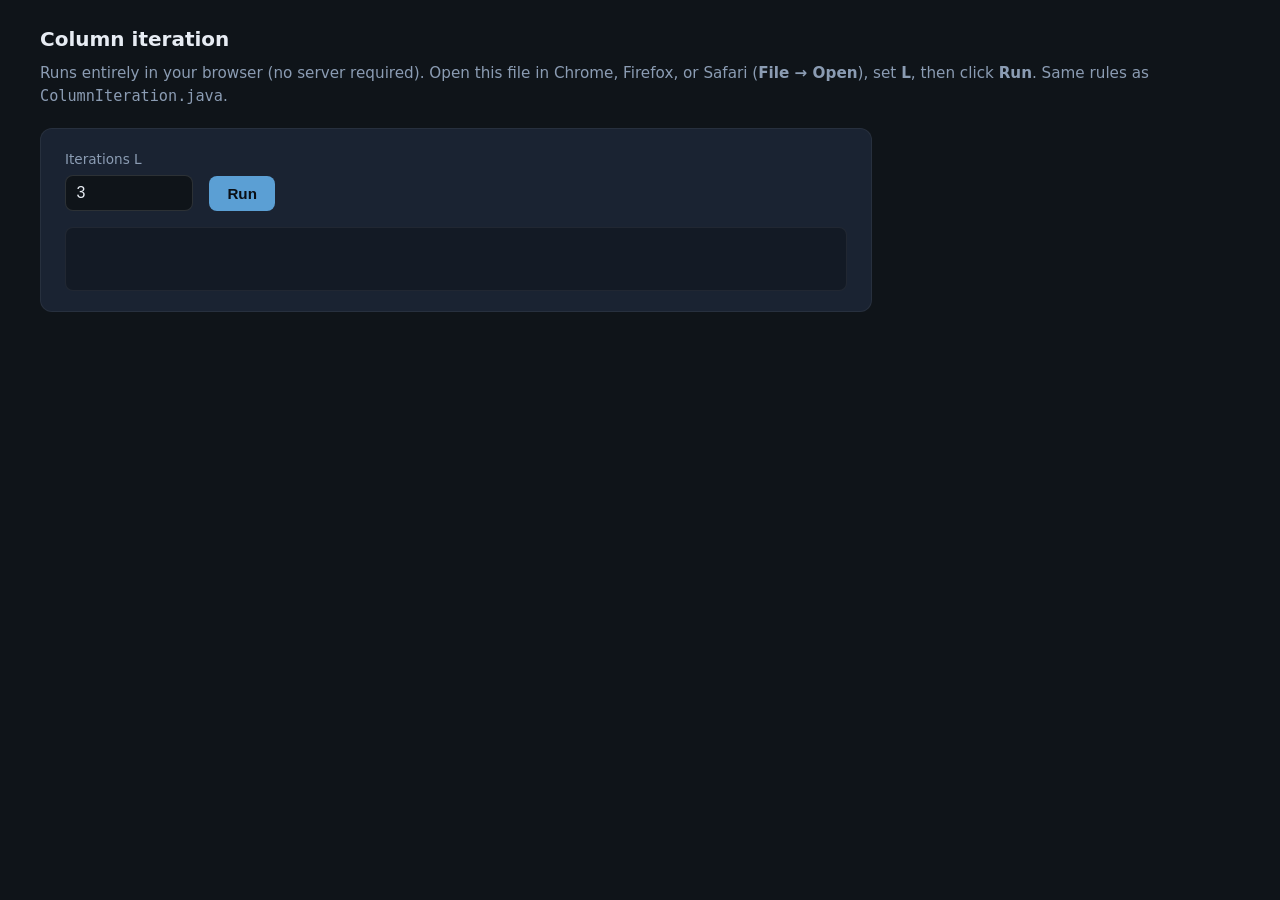
<file: index.html>
<!DOCTYPE html>
<html lang="en">
<head>
  <meta charset="UTF-8" />
  <meta name="viewport" content="width=device-width, initial-scale=1" />
  <title>Column iteration (Z1–Z16)</title>
  <style>
    :root {
      --bg: #0f1419;
      --panel: #1a2332;
      --text: #e7ecf3;
      --muted: #8b9cb3;
      --accent: #5b9fd4;
      --ok: #7bc96f;
      --warn: #e5c07b;
    }
    * { box-sizing: border-box; }
    body {
      margin: 0;
      min-height: 100vh;
      font-family: system-ui, -apple-system, Segoe UI, Roboto, sans-serif;
      background: var(--bg);
      color: var(--text);
      line-height: 1.5;
      padding: 1.5rem clamp(1rem, 4vw, 2.5rem);
    }
    h1 { font-size: 1.25rem; font-weight: 600; margin: 0 0 0.5rem; }
    p.lead { color: var(--muted); margin: 0 0 1.25rem; font-size: 0.95rem; }
    .card {
      background: var(--panel);
      border-radius: 12px;
      padding: 1.25rem 1.5rem;
      max-width: 52rem;
      border: 1px solid rgba(255,255,255,0.06);
    }
    .row { display: flex; flex-wrap: wrap; gap: 0.75rem 1rem; align-items: flex-end; margin-bottom: 1rem; }
    label { display: flex; flex-direction: column; gap: 0.35rem; font-size: 0.85rem; color: var(--muted); }
    input[type="number"] {
      width: 8rem;
      padding: 0.5rem 0.65rem;
      border-radius: 8px;
      border: 1px solid rgba(255,255,255,0.12);
      background: var(--bg);
      color: var(--text);
      font-size: 1rem;
    }
    button {
      padding: 0.55rem 1.15rem;
      border-radius: 8px;
      border: none;
      background: var(--accent);
      color: #0a0e14;
      font-weight: 600;
      font-size: 0.95rem;
      cursor: pointer;
    }
    button:hover { filter: brightness(1.08); }
    button:active { transform: scale(0.98); }
    #out {
      margin-top: 1rem;
      font-family: ui-monospace, SFMono-Regular, Menlo, Consolas, monospace;
      font-size: 0.82rem;
      white-space: pre-wrap;
      color: var(--text);
      background: rgba(0,0,0,0.25);
      border-radius: 8px;
      padding: 1rem 1.1rem;
      min-height: 4rem;
      border: 1px solid rgba(255,255,255,0.06);
    }
    .iter-title { color: var(--warn); margin-top: 1rem; }
    .end { color: var(--ok); margin-top: 0.75rem; font-weight: 600; }
    #out.err { color: #f87171; }
  </style>
</head>
<body>
  <h1>Column iteration</h1>
  <p class="lead">Runs entirely in your browser (no server required). Open this file in Chrome, Firefox, or Safari (<strong>File → Open</strong>), set <strong>L</strong>, then click <strong>Run</strong>. Same rules as <code>ColumnIteration.java</code>.</p>

  <div class="card">
    <div class="row">
      <label>
        Iterations L
        <input type="number" id="lInput" min="1" max="2000" value="3" />
      </label>
      <button type="button" id="runBtn">Run</button>
    </div>
    <div id="out" aria-live="polite"></div>
  </div>

  <script>
(function () {
  const Z = [
    [0,0,0,0], [1,0,1,0], [0,1,0,0], [1,0,0,1],
    [1,1,1,0], [1,1,0,1], [1,0,0,0], [1,1,0,0],
    [0,0,1,1], [0,0,0,1], [1,0,1,1], [0,1,1,1],
    [0,1,1,0], [0,0,1,0], [0,1,0,1], [1,1,1,1]
  ]; // X=0 Y=1

  function sym(b) { return b ? 'Y' : 'X'; }

  function add(a, b) { return a === b ? 1 : 0; }

  function addCols(a, b) {
    return [0,1,2,3].map(i => add(a[i], b[i]));
  }

  /** Left-associative: ((a+b)+c)+d — matches Java. */
  function addCols4(a, b, c, d) {
    return addCols(addCols(addCols(a, b), c), d);
  }

  function equalsCol(a, b) {
    return a[0]===b[0] && a[1]===b[1] && a[2]===b[2] && a[3]===b[3];
  }

  function matchCount(a, b) {
    let n = 0;
    for (let i = 0; i < 4; i++) if (a[i] === b[i]) n++;
    return n;
  }

  function rowString(c0, c1, c2, c3) {
    let s = '';
    for (let r = 0; r < 4; r++) {
      s += sym(c0[r]) + ' ' + sym(c1[r]) + ' ' + sym(c2[r]) + ' ' + sym(c3[r]) + '\n';
    }
    return s;
  }

  function formatCol(c) {
    return c.map(sym).join('\n');
  }

  function copy(arr) { return arr.slice(); }

  /** C1→C5, C2→C6, C3→C7, C4→C8 (same as Java). */
  function copyC5toC8(c1, c2, c3, c4) {
    return {
      c5: copy(c1),
      c6: copy(c2),
      c7: copy(c3),
      c8: copy(c4)
    };
  }

  function printAllC(cAll, lines) {
    lines.push('C1 .. C16 (each column top to bottom):');
    for (let i = 0; i < 16; i++) {
      lines.push('C' + (i + 1) + ':');
      lines.push(formatCol(cAll[i]));
    }
  }

  function pickFourDistinct() {
    const idx = Array.from({ length: 16 }, (_, i) => i);
    for (let i = idx.length - 1; i > 0; i--) {
      const j = Math.floor(Math.random() * (i + 1));
      [idx[i], idx[j]] = [idx[j], idx[i]];
    }
    return [
      copy(Z[idx[0]]),
      copy(Z[idx[1]]),
      copy(Z[idx[2]]),
      copy(Z[idx[3]])
    ];
  }

  function runIteration(iter) {
    let lines = [];
    lines.push('\n--- Iteration ' + iter + ' ---');

    while (true) {
      const [c1, c2, c3, c4] = pickFourDistinct();
      lines.push('C4  C3  C2  C1');
      lines.push(rowString(c4, c3, c2, c1).trimEnd());

      const { c5, c6, c7, c8 } = copyC5toC8(c1, c2, c3, c4);
      const c9 = addCols(c1, c2);
      const c10 = addCols(c3, c4);
      const c11 = addCols(c5, c6);
      const c12 = addCols(c7, c8);
      const c13 = addCols(c9, c10);
      const c14 = addCols(c11, c12);
      const c15 = addCols(c13, c14);
      const c16 = addCols(c15, c1);
      const cAll = [c1,c2,c3,c4,c5,c6,c7,c8,c9,c10,c11,c12,c13,c14,c15,c16];

      lines.push('C8 C7 C6 C5');
      lines.push(rowString(c8, c7, c6, c5).trimEnd());

      printAllC(cAll, lines);

      if (equalsCol(c15, Z[0]) || equalsCol(c15, Z[6]) || equalsCol(c15, Z[10])) {
        lines.push('C15 equals Z1, Z7, or Z11 — go to START.');
        continue;
      }

      const c17 = addCols4(c1, c4, c7, c8);
      const c20 = addCols4(c3, c7, c11, c15);

      const c20Special =
        equalsCol(c20, Z[0]) || equalsCol(c20, Z[5]) ||
        equalsCol(c20, Z[9]) || equalsCol(c20, Z[14]);

      if (!c20Special) {
        lines.push('C20 = Nil');
        return lines.join('\n');
      }
      lines.push('C20:');
      lines.push(formatCol(c20));

      const strong = [];
      for (let i = 0; i < 16; i++) {
        if (matchCount(c17, cAll[i]) >= 4) strong.push(i + 1);
      }
      if (strong.length) {
        lines.push('Iteration ' + iter + ' — C17 agrees with C' + JSON.stringify(strong) + ' in four or more positions (row-wise).');
        lines.push('C17:');
        lines.push(formatCol(c17));
        for (const k of strong) {
          lines.push('C' + k + ' (match):');
          lines.push(formatCol(cAll[k - 1]));
        }
      }
      return lines.join('\n');
    }
  }

  function run() {
    const raw = document.getElementById('lInput').value;
    const L = parseInt(raw, 10);
    const out = document.getElementById('out');
    if (!Number.isFinite(L) || L < 1 || L > 2000) {
      out.textContent = 'Enter L between 1 and 2000.';
      out.classList.add('err');
      return;
    }
    out.classList.remove('err');
    let buf = 'Number of iterations L = ' + L + '\n';
    for (let iter = 1; iter <= L; iter++) {
      buf += runIteration(iter);
    }
    buf += '\nEND.';
    out.textContent = buf;
  }

  document.getElementById('runBtn').addEventListener('click', run);
})();
  </script>
</body>
</html>
</file>
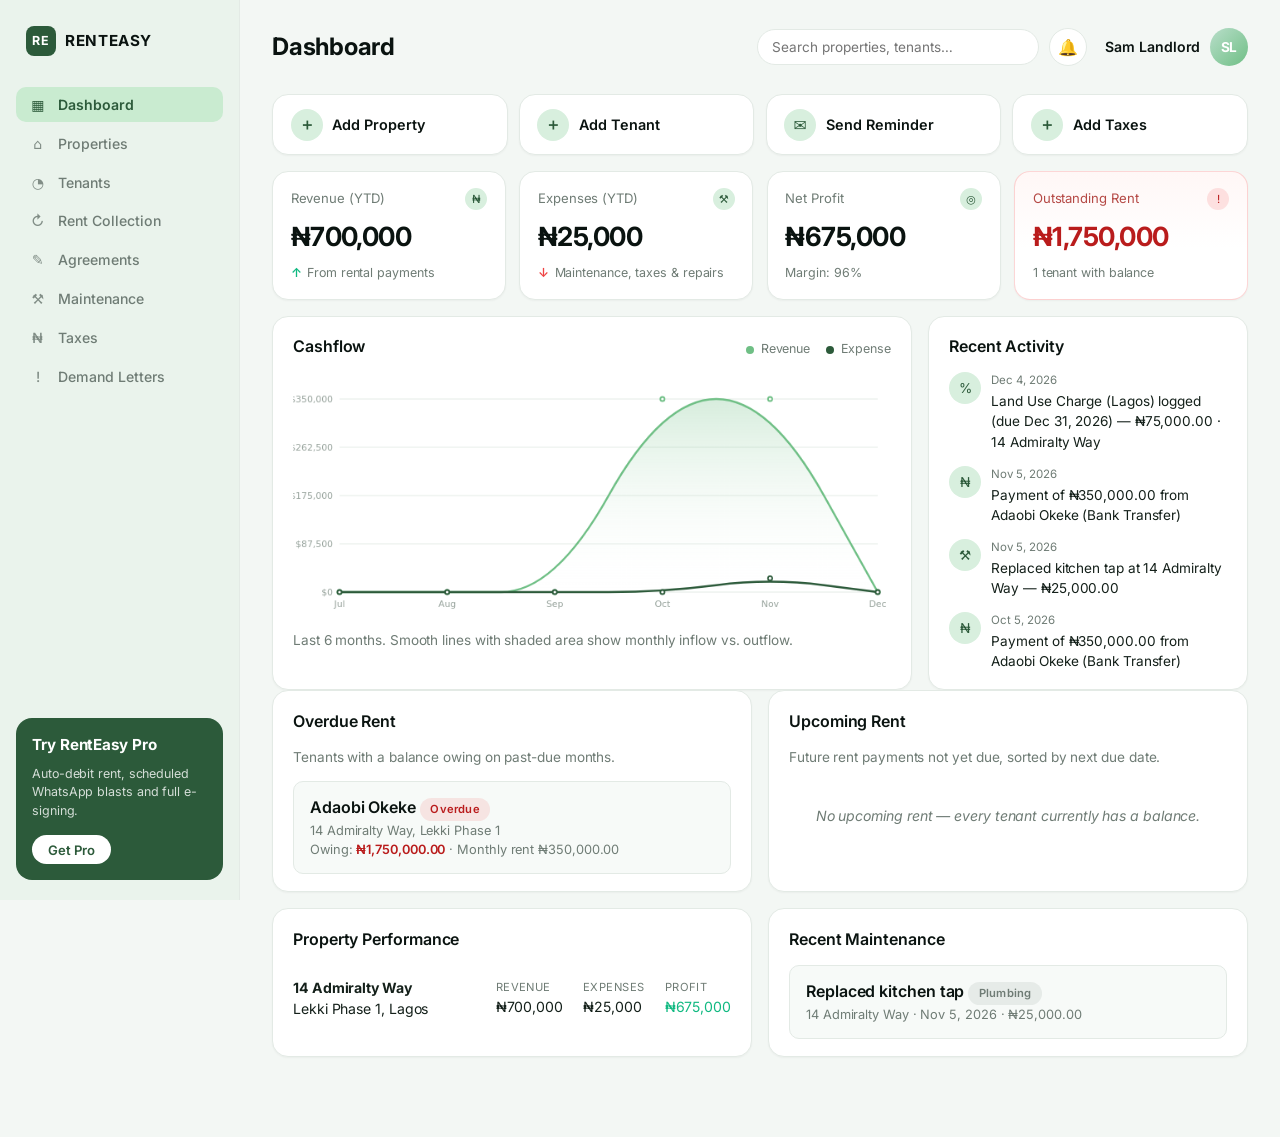
<file: renteasy.html>
<!DOCTYPE html>
<html lang="en">
<head>
  <meta charset="UTF-8" />
  <meta name="viewport" content="width=device-width, initial-scale=1" />
  <title>RentEasy — Landlord Platform</title>
  <link rel="preconnect" href="https://fonts.googleapis.com" />
  <link rel="preconnect" href="https://fonts.gstatic.com" crossorigin />
  <link href="https://fonts.googleapis.com/css2?family=Inter:wght@400;500;600;700&display=swap" rel="stylesheet" />
  <link rel="stylesheet" href="renteasy.css" />
</head>
<body>
  <div class="layout">

    <!-- ============================== Sidebar ============================== -->
    <aside class="sidebar">
      <div class="brand">
        <div class="logo">RE</div>
        <div class="name">RENTEASY</div>
      </div>

      <nav class="sidebar-nav">
        <button class="nav-item active" data-view="dashboard">
          <span class="icon">▦</span><span>Dashboard</span>
        </button>
        <button class="nav-item" data-view="properties">
          <span class="icon">⌂</span><span>Properties</span>
        </button>
        <button class="nav-item" data-view="tenants">
          <span class="icon">◔</span><span>Tenants</span>
        </button>
        <button class="nav-item" data-view="payments">
          <span class="icon">↻</span><span>Rent Collection</span>
        </button>
        <button class="nav-item" data-view="agreements">
          <span class="icon">✎</span><span>Agreements</span>
        </button>
        <button class="nav-item" data-view="maintenance">
          <span class="icon">⚒</span><span>Maintenance</span>
        </button>
        <button class="nav-item" data-view="taxes">
          <span class="icon">₦</span><span>Taxes</span>
        </button>
        <button class="nav-item" data-view="demands">
          <span class="icon">!</span><span>Demand Letters</span>
        </button>
      </nav>

      <div class="sidebar-promo">
        <div class="promo-title">Try RentEasy Pro</div>
        <div class="promo-sub">Auto-debit rent, scheduled WhatsApp blasts and full e-signing.</div>
        <button type="button">Get Pro</button>
      </div>
    </aside>

    <!-- =============================== Main =============================== -->
    <main class="main">
      <header class="topbar">
        <h2 class="page-title" id="page-title">Dashboard</h2>
        <div class="topbar-right">
          <input class="search" id="global-search" type="search" placeholder="Search properties, tenants…" />
          <button class="icon-btn" type="button" title="Notifications">🔔</button>
          <div class="user">
            <span class="name">Sam Landlord</span>
            <div class="avatar">SL</div>
          </div>
        </div>
      </header>

      <!-- ========================= Dashboard view ========================= -->
      <section class="view" data-view="dashboard">

        <div class="quick-actions">
          <button class="quick-btn" data-quick-view="properties">
            <span class="qa-icon">＋</span><span>Add Property</span>
          </button>
          <button class="quick-btn" data-quick-view="tenants">
            <span class="qa-icon">＋</span><span>Add Tenant</span>
          </button>
          <button class="quick-btn" data-quick-view="payments">
            <span class="qa-icon">✉</span><span>Send Reminder</span>
          </button>
          <button class="quick-btn" data-quick-view="taxes">
            <span class="qa-icon">＋</span><span>Add Taxes</span>
          </button>
        </div>

        <div class="stat-grid">
          <div class="stat-card">
            <div class="stat-head"><span>Revenue (YTD)</span><span class="stat-icon">₦</span></div>
            <div class="stat-value" id="stat-revenue">₦0</div>
            <div class="stat-trend" id="stat-revenue-sub"><span class="up">↑</span> From rental payments</div>
          </div>
          <div class="stat-card">
            <div class="stat-head"><span>Expenses (YTD)</span><span class="stat-icon">⚒</span></div>
            <div class="stat-value" id="stat-expenses">₦0</div>
            <div class="stat-trend" id="stat-expenses-sub"><span class="down">↓</span> Maintenance, taxes &amp; repairs</div>
          </div>
          <div class="stat-card">
            <div class="stat-head"><span>Net Profit</span><span class="stat-icon">◎</span></div>
            <div class="stat-value" id="stat-profit">₦0</div>
            <div class="stat-trend"><span id="stat-margin">Margin: 0%</span></div>
          </div>
          <div class="stat-card danger">
            <div class="stat-head"><span>Outstanding Rent</span><span class="stat-icon danger-icon">!</span></div>
            <div class="stat-value danger-value" id="stat-outstanding">₦0</div>
            <div class="stat-trend"><span id="stat-overdue-count">0 tenants with balance</span></div>
          </div>
        </div>

        <div class="dash-grid">
          <div class="panel">
            <div class="row-between">
              <h3>Cashflow</h3>
              <div class="chart-legend">
                <span><span class="legend-dot" style="background:#6fbf85"></span>Revenue</span>
                <span><span class="legend-dot" style="background:#2c5a3a"></span>Expense</span>
              </div>
            </div>
            <div class="chart-wrap">
              <canvas id="pnl-chart" width="720" height="280"></canvas>
            </div>
            <p class="muted small">Last 6 months. Smooth lines with shaded area show monthly inflow vs. outflow.</p>
          </div>

          <div class="panel">
            <h3>Recent Activity</h3>
            <div id="activity-feed" class="activity-feed"></div>
          </div>
        </div>

        <div class="grid-2">
          <div class="panel">
            <h3>Overdue Rent</h3>
            <p class="muted small">Tenants with a balance owing on past-due months.</p>
            <div id="overdue-rent" class="payment-list"></div>
          </div>
          <div class="panel">
            <h3>Upcoming Rent</h3>
            <p class="muted small">Future rent payments not yet due, sorted by next due date.</p>
            <div id="upcoming-rent" class="payment-list"></div>
          </div>
        </div>

        <div class="grid-2">
          <div class="panel">
            <h3>Property Performance</h3>
            <div id="property-performance" class="property-perf"></div>
          </div>
          <div class="panel">
            <h3>Recent Maintenance</h3>
            <div id="recent-maintenance" class="maintenance-list"></div>
          </div>
        </div>
      </section>

      <!-- ========================= Properties ========================= -->
      <section class="view hidden" data-view="properties">
        <div class="panel">
          <h3>Add Property</h3>
          <form id="property-form" class="form-grid">
            <label>Address
              <input type="text" name="address" required placeholder="123 Main St, Apt 4B" />
            </label>
            <label>City
              <input type="text" name="city" required placeholder="Atlanta" />
            </label>
            <label>State
              <select name="state" required>
                <option value="">Select state</option>
                <option>Abia</option><option>Adamawa</option><option>Akwa Ibom</option>
                <option>Anambra</option><option>Bauchi</option><option>Bayelsa</option>
                <option>Benue</option><option>Borno</option><option>Cross River</option>
                <option>Delta</option><option>Ebonyi</option><option>Edo</option>
                <option>Ekiti</option><option>Enugu</option><option>FCT (Abuja)</option>
                <option>Gombe</option><option>Imo</option><option>Jigawa</option>
                <option>Kaduna</option><option>Kano</option><option>Katsina</option>
                <option>Kebbi</option><option>Kogi</option><option>Kwara</option>
                <option>Lagos</option><option>Nasarawa</option><option>Niger</option>
                <option>Ogun</option><option>Ondo</option><option>Osun</option>
                <option>Oyo</option><option>Plateau</option><option>Rivers</option>
                <option>Sokoto</option><option>Taraba</option><option>Yobe</option>
                <option>Zamfara</option>
              </select>
            </label>
            <label>LGA / Area
              <input type="text" name="zip" placeholder="e.g. Lekki, Ikeja" />
            </label>
            <label>Type
              <select name="type" required>
                <option>Single Family</option>
                <option>Apartment</option>
                <option>Condo</option>
                <option>Townhouse</option>
                <option>Duplex</option>
              </select>
            </label>
            <label>Bedrooms
              <input type="number" name="bedrooms" min="0" value="2" />
            </label>
            <label>Monthly Rent ($)
              <input type="number" name="rent" min="0" step="50" required value="1500" />
            </label>
            <label>Purchase Price ($)
              <input type="number" name="purchase" min="0" step="1000" value="0" />
            </label>
            <div class="form-actions">
              <button type="submit" class="btn-primary">Add Property</button>
            </div>
          </form>
        </div>

        <div class="panel">
          <h3>Your Properties</h3>
          <div id="property-list" class="property-list"></div>
        </div>
      </section>

      <!-- ========================= Tenants ========================= -->
      <section class="view hidden" data-view="tenants">
        <div class="panel">
          <h3>Add Tenant</h3>
          <form id="tenant-form" class="form-grid">
            <label>Full Name
              <input type="text" name="name" required placeholder="Jane Doe" />
            </label>
            <label>WhatsApp Number (with country code)
              <input type="tel" name="whatsapp" required placeholder="+1 555 123 4567" />
            </label>
            <label>Email
              <input type="email" name="email" required placeholder="jane@example.com" />
            </label>
            <label>Property
              <select name="propertyId" id="tenant-property-select" required></select>
            </label>
            <label>Lease Start
              <input type="date" name="leaseStart" required />
            </label>
            <label>Lease End
              <input type="date" name="leaseEnd" required />
            </label>
            <label>Rent Due Day (1-28)
              <input type="number" name="dueDay" min="1" max="28" value="1" required />
            </label>
            <label>Auto-Debit Account
              <select name="autoDebit">
                <option value="off">Off — send reminders only</option>
                <option value="on">On — auto-debit on due date</option>
              </select>
            </label>
            <div class="form-actions">
              <button type="submit" class="btn-primary">Add Tenant</button>
            </div>
          </form>
        </div>

        <div class="panel">
          <h3>Current Tenants</h3>
          <div id="tenant-list" class="tenant-list"></div>
        </div>
      </section>

      <!-- ========================= Payments ========================= -->
      <section class="view hidden" data-view="payments">
        <div class="paystack-banner">
          <div class="ps-icon">⚡</div>
          <div>
            <div class="ps-title">Paystack auto-collection — Demo mode</div>
            <div class="ps-sub">Each tenant has a dedicated bank account. Transfers are auto-matched and the dashboard updates instantly. Use the "Simulate" buttons below to see the flow without real money.</div>
          </div>
        </div>

        <div class="grid-2">
          <div class="panel">
            <h3>Generate Paystack Invoice</h3>
            <p class="muted small">Send a one-off Paystack payment link to a tenant via WhatsApp or email. Best for security deposits, late fees, or one-time charges.</p>
            <form id="paystack-form" class="form-grid">
              <label>Tenant
                <select name="tenantId" id="paystack-tenant-select" required></select>
              </label>
              <label>Amount (₦)
                <input type="number" name="amount" min="0" step="100" required />
              </label>
              <label>Description
                <input type="text" name="description" value="Rent payment" required />
              </label>
              <div class="form-actions">
                <button type="submit" class="btn-primary">Generate Invoice Link</button>
              </div>
            </form>
            <div id="paystack-output" class="preview hidden">
              <div class="row-between">
                <h4>Invoice ready</h4>
                <div class="action-row" id="paystack-actions"></div>
              </div>
              <pre id="paystack-text" class="document"></pre>
              <div class="action-row" style="margin-top:0.75rem">
                <button class="btn-channel" data-action="simulate-paystack-invoice">⚡ Simulate Payment Received</button>
              </div>
            </div>
          </div>

          <div class="panel">
            <h3>Record a Payment</h3>
            <p class="muted small">Manually record a payment received outside Paystack (cash, off-platform transfer).</p>
            <form id="payment-form" class="form-grid">
              <label>Tenant
                <select name="tenantId" id="payment-tenant-select" required></select>
              </label>
              <label>Amount (₦)
                <input type="number" name="amount" min="0" step="0.01" required />
              </label>
              <label>Date Received
                <input type="date" name="date" required />
              </label>
              <label>Method
                <select name="method">
                  <option>Bank Transfer</option>
                  <option>Auto-Debit</option>
                  <option>Card</option>
                  <option>Check</option>
                  <option>Cash</option>
                </select>
              </label>
              <label>For Period (Month)
                <input type="month" name="period" required />
              </label>
              <div class="form-actions">
                <button type="submit" class="btn-primary">Record Payment</button>
              </div>
            </form>
          </div>

          <div class="panel">
            <h3>Send Rent Reminder</h3>
            <p class="muted small">Generate a polite reminder for an upcoming or overdue payment.</p>
            <form id="reminder-form" class="form-grid">
              <label>Tenant
                <select name="tenantId" id="reminder-tenant-select" required></select>
              </label>
              <label>Reminder Type
                <select name="type">
                  <option value="upcoming">Upcoming Due Date (5 days)</option>
                  <option value="due">Due Today</option>
                  <option value="late">Late (1-7 days overdue)</option>
                </select>
              </label>
              <div class="form-actions">
                <button type="submit" class="btn-primary">Generate Reminder</button>
              </div>
            </form>
            <div id="reminder-output" class="preview hidden">
              <div class="row-between">
                <h4>Preview</h4>
                <div class="action-row" id="reminder-actions"></div>
              </div>
              <pre id="reminder-text" class="document"></pre>
            </div>
          </div>
        </div>

        <div class="panel">
          <h3>Rent Collection History</h3>
          <div id="payment-history" class="payment-list"></div>
        </div>
      </section>

      <!-- ========================= Agreements ========================= -->
      <section class="view hidden" data-view="agreements">
        <div class="panel">
          <h3>New Tenancy Agreement</h3>
          <form id="agreement-form" class="form-grid">
            <label>Property
              <select name="propertyId" id="agreement-property-select" required></select>
            </label>
            <label>Tenant Full Name
              <input type="text" name="tenantName" required placeholder="Jane Doe" />
            </label>
            <label>Landlord Full Name
              <input type="text" name="landlordName" required placeholder="John Smith" />
            </label>
            <label>Lease Start
              <input type="date" name="start" required />
            </label>
            <label>Lease End
              <input type="date" name="end" required />
            </label>
            <label>Monthly Rent ($)
              <input type="number" name="rent" min="0" step="50" required />
            </label>
            <label>Security Deposit ($)
              <input type="number" name="deposit" min="0" step="50" required />
            </label>
            <label>Pets Allowed
              <select name="pets"><option value="No">No</option><option value="Yes">Yes</option></select>
            </label>
            <label>Late Fee ($ after 5 days)
              <input type="number" name="lateFee" min="0" step="5" value="50" />
            </label>
            <div class="form-actions">
              <button type="submit" class="btn-primary">Generate Agreement</button>
            </div>
          </form>
        </div>

        <div id="agreement-output" class="panel hidden">
          <div class="row-between">
            <h3>Generated Tenancy Agreement</h3>
            <div class="action-row" id="agreement-actions"></div>
          </div>
          <pre id="agreement-text" class="document"></pre>
        </div>

        <div class="panel">
          <h3>Saved Agreements</h3>
          <div id="agreement-list" class="agreement-list"></div>
        </div>
      </section>

      <!-- ========================= Maintenance ========================= -->
      <section class="view hidden" data-view="maintenance">
        <div class="panel">
          <h3>Log Maintenance Item</h3>
          <form id="maintenance-form" class="form-grid">
            <label>Property
              <select name="propertyId" id="maintenance-property-select" required></select>
            </label>
            <label>Date
              <input type="date" name="date" required />
            </label>
            <label>Category
              <select name="category">
                <option>Plumbing</option>
                <option>Electrical</option>
                <option>HVAC</option>
                <option>Appliances</option>
                <option>Painting</option>
                <option>Landscaping</option>
                <option>Pest Control</option>
                <option>Roof</option>
                <option>Other</option>
              </select>
            </label>
            <label>Description
              <input type="text" name="description" required placeholder="Replaced kitchen faucet" />
            </label>
            <label>Cost ($)
              <input type="number" name="cost" min="0" step="0.01" required />
            </label>
            <label>Vendor
              <input type="text" name="vendor" placeholder="ABC Plumbing" />
            </label>
            <div class="form-actions">
              <button type="submit" class="btn-primary">Add Maintenance</button>
            </div>
          </form>
        </div>

        <div class="panel">
          <h3>Maintenance Log</h3>
          <div id="maintenance-list" class="maintenance-list"></div>
        </div>
      </section>

      <!-- ========================= Taxes ========================= -->
      <section class="view hidden" data-view="taxes">
        <div class="panel">
          <h3>Add Tax</h3>
          <p class="muted small">Track property tax obligations: Land Use Charge (Lagos), Tenement Rate, Capital Gains Tax, Withholding Tax on rent, etc.</p>
          <form id="tax-form" class="form-grid">
            <label>Property
              <select name="propertyId" id="tax-property-select" required></select>
            </label>
            <label>Tax Type
              <select name="name" required>
                <option>Land Use Charge (Lagos)</option>
                <option>Tenement Rate</option>
                <option>Property Tax</option>
                <option>Capital Gains Tax</option>
                <option>Withholding Tax on Rent</option>
                <option>Personal Income Tax</option>
                <option>Ground Rent</option>
                <option>Other</option>
              </select>
            </label>
            <label>Custom Name (optional)
              <input type="text" name="customName" placeholder="Override the tax type name" />
            </label>
            <label>Amount (₦)
              <input type="number" name="amount" min="0" step="100" required />
            </label>
            <label>Due Date
              <input type="date" name="dueDate" required />
            </label>
            <label>Frequency
              <select name="frequency">
                <option>Annual</option>
                <option>One-time</option>
                <option>Quarterly</option>
              </select>
            </label>
            <label>Status
              <select name="status">
                <option value="pending">Pending</option>
                <option value="paid">Paid</option>
              </select>
            </label>
            <label>Date Paid (if paid)
              <input type="date" name="paidDate" />
            </label>
            <div class="form-actions">
              <button type="submit" class="btn-primary">Add Tax</button>
            </div>
          </form>
        </div>

        <div class="panel">
          <h3>Tax Obligations</h3>
          <div id="tax-list" class="maintenance-list"></div>
        </div>
      </section>

      <!-- ========================= Demand Letters ========================= -->
      <section class="view hidden" data-view="demands">
        <div class="panel">
          <h3>Create Demand Letter</h3>
          <form id="demand-form" class="form-grid">
            <label>Tenant
              <select name="tenantId" id="demand-tenant-select" required></select>
            </label>
            <label>Amount Owed ($)
              <input type="number" name="amount" min="0" step="0.01" required />
            </label>
            <label>Days Overdue
              <input type="number" name="daysLate" min="1" value="14" required />
            </label>
            <label>Pay-or-Quit Window (days)
              <input type="number" name="window" min="1" value="7" required />
            </label>
            <label>Landlord Name
              <input type="text" name="landlordName" required />
            </label>
            <div class="form-actions">
              <button type="submit" class="btn-primary">Generate Demand Letter</button>
            </div>
          </form>
        </div>

        <div id="demand-output" class="panel hidden">
          <div class="row-between">
            <h3>Generated Demand Letter</h3>
            <div class="action-row" id="demand-actions"></div>
          </div>
          <pre id="demand-text" class="document"></pre>
        </div>
      </section>

    </main>
  </div>

  <div id="toast" class="toast hidden"></div>
  <div id="print-area" aria-hidden="true"></div>

  <script src="renteasy.js"></script>
</body>
</html>
</file>
<file: renteasy.css>
:root {
  --bg: #f3f7f4;
  --sidebar: #eaf3ec;
  --sidebar-active: #c9ebd0;
  --panel: #ffffff;
  --panel-soft: #f7faf8;
  --text: #14201a;
  --text-strong: #0a1310;
  --muted: #6f7c75;
  --muted-2: #97a39c;
  --border: #e3eae5;
  --border-strong: #d3ddd7;
  --accent: #4a8c5e;
  --accent-dark: #2c5a3a;
  --accent-soft: #d8efde;
  --accent-line: #6fbf85;
  --ok: #10b981;
  --warn: #f59e0b;
  --danger: #ef4444;
  --whatsapp: #25d366;
  --email: #6366f1;
  --shadow-sm: 0 1px 2px rgba(20, 32, 26, 0.04);
  --shadow-md: 0 4px 14px rgba(20, 32, 26, 0.06);
  --radius: 16px;
  --radius-sm: 10px;
}

* { box-sizing: border-box; }
html, body { margin: 0; padding: 0; }

body {
  min-height: 100vh;
  font-family: "Inter", system-ui, -apple-system, "Segoe UI", Roboto, sans-serif;
  background: var(--bg);
  color: var(--text);
  line-height: 1.5;
  -webkit-font-smoothing: antialiased;
  letter-spacing: -0.005em;
}

/* ----------------------------------------------------------- Layout --- */
.layout {
  display: grid;
  grid-template-columns: 240px 1fr;
  min-height: 100vh;
}

/* ----------------------------------------------------------- Sidebar --- */
.sidebar {
  background: var(--sidebar);
  padding: 1.25rem 1rem;
  display: flex;
  flex-direction: column;
  gap: 1.5rem;
  position: sticky;
  top: 0;
  height: 100vh;
  border-right: 1px solid var(--border);
}
.brand {
  display: flex;
  align-items: center;
  gap: 0.6rem;
  padding: 0.4rem 0.6rem;
}
.brand .logo {
  width: 30px; height: 30px;
  border-radius: 8px;
  background: var(--accent-dark);
  display: grid; place-items: center;
  color: #fff;
  font-weight: 700;
  font-size: 0.78rem;
  letter-spacing: 0.04em;
}
.brand .name {
  font-size: 0.95rem;
  font-weight: 700;
  letter-spacing: 0.04em;
  color: var(--text-strong);
}
.sidebar-nav {
  display: flex; flex-direction: column;
  gap: 0.2rem;
  flex: 1;
}
.nav-item {
  display: flex;
  align-items: center;
  gap: 0.7rem;
  padding: 0.55rem 0.8rem;
  background: transparent;
  border: none;
  color: var(--muted);
  font-family: inherit;
  font-size: 0.88rem;
  font-weight: 500;
  border-radius: var(--radius-sm);
  cursor: pointer;
  text-align: left;
  width: 100%;
  transition: all 0.15s ease;
}
.nav-item:hover { color: var(--text); }
.nav-item.active {
  background: var(--sidebar-active);
  color: var(--accent-dark);
  font-weight: 600;
}
.nav-item .icon {
  width: 18px; height: 18px;
  display: inline-grid; place-items: center;
  flex-shrink: 0;
  opacity: 0.85;
}
.nav-item.active .icon { opacity: 1; }

.sidebar-promo {
  background: var(--accent-dark);
  color: #fff;
  border-radius: var(--radius);
  padding: 1rem;
  display: flex;
  flex-direction: column;
  gap: 0.5rem;
}
.sidebar-promo .promo-title { font-weight: 700; font-size: 0.95rem; }
.sidebar-promo .promo-sub { font-size: 0.78rem; opacity: 0.8; }
.sidebar-promo button {
  margin-top: 0.4rem;
  background: #fff;
  color: var(--accent-dark);
  border: none;
  border-radius: 999px;
  padding: 0.4rem 1rem;
  font-weight: 600;
  font-size: 0.82rem;
  cursor: pointer;
  align-self: flex-start;
}

/* -------------------------------------------------- Main area + topbar --- */
.main {
  padding: 1.25rem clamp(1rem, 2.5vw, 2rem) 4rem;
  min-width: 0;
}
.topbar {
  display: flex;
  align-items: center;
  justify-content: space-between;
  gap: 1rem;
  margin-bottom: 1.25rem;
  padding: 0.5rem 0;
}
.page-title {
  margin: 0;
  font-size: 1.5rem;
  font-weight: 700;
  letter-spacing: -0.01em;
  color: var(--text-strong);
}
.topbar-right {
  display: flex;
  align-items: center;
  gap: 0.65rem;
}
.search {
  width: clamp(180px, 22vw, 320px);
  padding: 0.55rem 0.85rem;
  background: var(--panel);
  border: 1px solid var(--border);
  border-radius: 999px;
  color: var(--text);
  font-size: 0.85rem;
  font-family: inherit;
}
.search:focus { outline: none; border-color: var(--accent); box-shadow: 0 0 0 3px rgba(74,140,94,0.12); }
.icon-btn {
  width: 38px; height: 38px;
  display: grid; place-items: center;
  border-radius: 999px;
  background: var(--panel);
  border: 1px solid var(--border);
  color: var(--muted);
  cursor: pointer;
  font-size: 1rem;
}
.icon-btn:hover { color: var(--text); }
.user {
  display: flex;
  align-items: center;
  gap: 0.6rem;
  padding-left: 0.5rem;
}
.user .name { font-size: 0.88rem; font-weight: 600; color: var(--text-strong); }
.user .avatar {
  width: 38px; height: 38px;
  border-radius: 999px;
  background: linear-gradient(135deg, #b9deca, #6fbf85);
  display: grid; place-items: center;
  color: #fff;
  font-weight: 700;
  font-size: 0.85rem;
}

/* ---------------------------------------------------- Views & sections --- */
.view { display: block; }
.view.hidden { display: none; }
.muted { color: var(--muted); }
.muted.small { font-size: 0.85rem; }

/* ---------------------------------------------------- Panels & layouts --- */
.panel {
  background: var(--panel);
  border-radius: var(--radius);
  padding: 1.1rem 1.25rem;
  margin-bottom: 1rem;
  border: 1px solid var(--border);
  box-shadow: var(--shadow-sm);
}
.panel h3 {
  margin: 0 0 0.85rem;
  font-size: 1rem;
  font-weight: 600;
  color: var(--text-strong);
}
.panel h4 { margin: 0; font-size: 0.85rem; font-weight: 600; color: var(--muted); }

.row-between {
  display: flex; justify-content: space-between; align-items: center;
  gap: 1rem; margin-bottom: 0.75rem; flex-wrap: wrap;
}

.dash-grid {
  display: grid;
  grid-template-columns: 2fr 1fr;
  gap: 1rem;
}
.dash-grid > .panel { margin-bottom: 0; }
@media (max-width: 1100px) { .dash-grid { grid-template-columns: 1fr; } }

.grid-2 {
  display: grid;
  grid-template-columns: repeat(auto-fit, minmax(320px, 1fr));
  gap: 1rem;
  margin-bottom: 1rem;
}
.grid-2 .panel { margin-bottom: 0; }

/* --------------------------------------------------------------- Forms --- */
.form-grid {
  display: grid;
  grid-template-columns: repeat(auto-fit, minmax(200px, 1fr));
  gap: 0.85rem 1rem;
}
label {
  display: flex; flex-direction: column; gap: 0.3rem;
  font-size: 0.78rem; color: var(--muted);
  font-weight: 500;
}
input, select, textarea {
  width: 100%;
  padding: 0.55rem 0.75rem;
  border-radius: var(--radius-sm);
  border: 1px solid var(--border);
  background: var(--panel-soft);
  color: var(--text);
  font-size: 0.9rem;
  font-family: inherit;
  transition: border-color 0.12s ease, box-shadow 0.12s ease;
}
input:focus, select:focus, textarea:focus {
  outline: none;
  border-color: var(--accent);
  background: #fff;
  box-shadow: 0 0 0 3px rgba(74,140,94,0.12);
}
.form-actions {
  grid-column: 1 / -1;
  display: flex;
  justify-content: flex-end;
  gap: 0.5rem;
  margin-top: 0.25rem;
}

/* ------------------------------------------------------------- Buttons --- */
button { font-family: inherit; }
.btn-primary, .btn-ghost, .btn-danger, .btn-channel {
  border-radius: 999px;
  padding: 0.55rem 1.1rem;
  font-size: 0.85rem;
  font-weight: 600;
  cursor: pointer;
  border: 1px solid transparent;
  transition: all 0.12s ease;
}
.btn-primary {
  background: var(--accent-dark);
  color: #fff;
}
.btn-primary:hover { background: #224730; }
.btn-primary:active { transform: scale(0.98); }
.btn-ghost {
  background: transparent;
  color: var(--text);
  border-color: var(--border-strong);
}
.btn-ghost:hover { background: var(--panel-soft); }
.btn-danger {
  background: transparent;
  color: var(--danger);
  border-color: rgba(239,68,68,0.3);
  padding: 0.4rem 0.85rem;
  font-size: 0.78rem;
}
.btn-danger:hover { background: rgba(239,68,68,0.08); }

.btn-channel {
  display: inline-flex;
  align-items: center;
  gap: 0.4rem;
  background: var(--panel-soft);
  color: var(--text);
  border-color: var(--border-strong);
}
.btn-channel.whatsapp { color: var(--whatsapp); border-color: rgba(37,211,102,0.35); background: rgba(37,211,102,0.08); }
.btn-channel.email { color: var(--email); border-color: rgba(99,102,241,0.35); background: rgba(99,102,241,0.06); }
.btn-channel:hover:not(:disabled) { filter: brightness(0.97); }
.btn-channel:disabled { opacity: 0.4; cursor: not-allowed; }

.action-row { display: flex; flex-wrap: wrap; gap: 0.5rem; }

.btn-channel.paystack {
  color: #0066ff;
  border-color: rgba(0, 102, 255, 0.3);
  background: rgba(0, 102, 255, 0.06);
}

/* ----------------------------------------------------- Paystack / DVA --- */
.paystack-banner {
  display: flex;
  gap: 0.85rem;
  align-items: flex-start;
  background: linear-gradient(180deg, rgba(0,102,255,0.08), rgba(0,102,255,0.02));
  border: 1px solid rgba(0, 102, 255, 0.18);
  border-radius: var(--radius);
  padding: 0.85rem 1.1rem;
  margin-bottom: 1rem;
}
.paystack-banner .ps-icon {
  width: 36px; height: 36px; border-radius: 999px;
  background: #0066ff; color: #fff;
  display: grid; place-items: center;
  font-size: 1rem;
  flex-shrink: 0;
}
.paystack-banner .ps-title { font-weight: 700; font-size: 0.92rem; color: var(--text-strong); }
.paystack-banner .ps-sub { font-size: 0.82rem; color: var(--muted); margin-top: 0.15rem; }

.dva-box {
  background: #f0f6ff;
  border: 1px dashed rgba(0, 102, 255, 0.35);
  border-radius: var(--radius-sm);
  padding: 0.6rem 0.85rem;
  margin-top: 0.55rem;
  display: flex;
  flex-wrap: wrap;
  align-items: center;
  gap: 0.5rem 0.9rem;
  font-size: 0.82rem;
}
.dva-box .dva-label {
  font-size: 0.66rem;
  font-weight: 700;
  text-transform: uppercase;
  letter-spacing: 0.06em;
  color: #0050cc;
  background: rgba(0,102,255,0.12);
  padding: 0.18rem 0.55rem;
  border-radius: 999px;
}
.dva-box .dva-bank { color: var(--muted); }
.dva-box .dva-acct {
  font-family: ui-monospace, SFMono-Regular, Menlo, monospace;
  font-weight: 700;
  color: var(--text-strong);
  letter-spacing: 0.02em;
}
.dva-box .dva-name { color: var(--text); }
.dva-box .dva-copy {
  margin-left: auto;
  background: transparent;
  border: 1px solid rgba(0,102,255,0.3);
  color: #0066ff;
  border-radius: 999px;
  padding: 0.2rem 0.65rem;
  font-size: 0.74rem;
  font-weight: 600;
  cursor: pointer;
}
.dva-box .dva-copy:hover { background: rgba(0,102,255,0.08); }

/* ----------------------------------------------------- Quick actions --- */
.quick-actions {
  display: grid;
  grid-template-columns: repeat(auto-fit, minmax(180px, 1fr));
  gap: 0.7rem;
  margin-bottom: 1rem;
}
.quick-btn {
  display: flex;
  align-items: center;
  gap: 0.6rem;
  padding: 0.85rem 1.1rem;
  background: var(--panel);
  border: 1px solid var(--border);
  border-radius: var(--radius);
  font-family: inherit;
  font-size: 0.9rem;
  font-weight: 600;
  color: var(--text-strong);
  cursor: pointer;
  text-align: left;
  box-shadow: var(--shadow-sm);
  transition: all 0.12s ease;
}
.quick-btn:hover {
  background: var(--accent-soft);
  border-color: var(--accent-line);
  color: var(--accent-dark);
}
.qa-icon {
  width: 32px; height: 32px;
  border-radius: 999px;
  background: var(--accent-soft);
  color: var(--accent-dark);
  display: grid; place-items: center;
  font-size: 1rem;
  flex-shrink: 0;
}
.quick-btn:hover .qa-icon {
  background: var(--accent-dark);
  color: #fff;
}

/* ----------------------------------------------------------- Stat grid --- */
.stat-grid {
  display: grid;
  grid-template-columns: repeat(auto-fit, minmax(200px, 1fr));
  gap: 0.85rem;
  margin-bottom: 1rem;
}
.stat-card {
  background: var(--panel);
  border: 1px solid var(--border);
  border-radius: var(--radius);
  padding: 1rem 1.1rem;
  display: flex;
  flex-direction: column;
  gap: 0.45rem;
  box-shadow: var(--shadow-sm);
}
.stat-card .stat-head {
  display: flex; align-items: center; justify-content: space-between;
  color: var(--muted);
  font-size: 0.82rem;
}
.stat-card .stat-icon {
  width: 22px; height: 22px;
  border-radius: 999px;
  display: grid; place-items: center;
  background: var(--accent-soft);
  color: var(--accent-dark);
  font-size: 0.7rem;
}
.stat-card .stat-value {
  font-size: 1.65rem;
  font-weight: 700;
  letter-spacing: -0.02em;
  color: var(--text-strong);
}
.stat-card .stat-trend {
  font-size: 0.78rem;
  display: inline-flex;
  align-items: center;
  gap: 0.35rem;
  color: var(--muted);
}
.stat-trend .up { color: var(--ok); font-weight: 600; }
.stat-trend .down { color: var(--danger); font-weight: 600; }

.stat-card.danger {
  background: linear-gradient(180deg, #fff7f6 0%, #ffffff 60%);
  border-color: rgba(239, 68, 68, 0.22);
}
.stat-card.danger .stat-head { color: #b54945; }
.stat-card .stat-icon.danger-icon {
  background: rgba(239, 68, 68, 0.14);
  color: #b91c1c;
}
.stat-card .stat-value.danger-value { color: #b91c1c; }

/* -------------------------------------------------------- Charts area --- */
.chart-wrap {
  width: 100%;
  overflow-x: auto;
}
canvas { display: block; max-width: 100%; height: auto; }
.chart-legend {
  display: flex; gap: 1rem;
  font-size: 0.78rem; color: var(--muted);
  margin-bottom: 0.5rem;
}
.legend-dot { display: inline-block; width: 8px; height: 8px; border-radius: 999px; margin-right: 0.4rem; vertical-align: middle; }

/* ---------------------------------------------------------------- Lists --- */
.property-list, .tenant-list, .payment-list, .maintenance-list, .agreement-list, .property-perf {
  display: flex;
  flex-direction: column;
  gap: 0.55rem;
}

.list-item {
  background: var(--panel-soft);
  border: 1px solid var(--border);
  border-radius: var(--radius-sm);
  padding: 0.85rem 1rem;
  display: grid;
  grid-template-columns: 1fr auto;
  gap: 0.5rem 1rem;
  align-items: start;
  transition: background 0.1s ease;
}
.list-item:hover { background: #f1f5f2; }
.list-item .meta {
  color: var(--muted);
  font-size: 0.8rem;
}
.list-item strong { font-weight: 600; color: var(--text-strong); }
.list-item .actions {
  display: flex; gap: 0.4rem;
  flex-wrap: wrap; justify-content: flex-end;
}

.empty {
  color: var(--muted);
  font-style: italic;
  text-align: center;
  padding: 1.5rem 0;
  font-size: 0.88rem;
}

/* -------------------------------------------------------------- Badges --- */
.badge {
  display: inline-block;
  padding: 0.18rem 0.65rem;
  border-radius: 999px;
  font-size: 0.7rem;
  font-weight: 600;
  letter-spacing: 0.02em;
  text-transform: capitalize;
}
.badge.ok { background: rgba(16,185,129,0.12); color: #047857; }
.badge.warn { background: rgba(245,158,11,0.14); color: #92590a; }
.badge.danger { background: rgba(239,68,68,0.12); color: #b91c1c; }
.badge.muted { background: rgba(111,124,117,0.12); color: var(--muted); }

/* ---------------------------------------------- Document/text preview --- */
.document {
  white-space: pre-wrap;
  font-family: ui-monospace, SFMono-Regular, Menlo, Consolas, monospace;
  font-size: 0.82rem;
  background: var(--panel-soft);
  border: 1px solid var(--border);
  border-radius: var(--radius-sm);
  padding: 1rem 1.1rem;
  margin: 0;
  max-height: 32rem;
  overflow-y: auto;
  color: var(--text);
}
.preview {
  margin-top: 1rem;
  padding-top: 1rem;
  border-top: 1px solid var(--border);
}
.preview.hidden { display: none; }

/* -------------------------------------------- Property performance row --- */
.perf-row {
  display: grid;
  grid-template-columns: 1fr auto auto auto;
  gap: 0.5rem 1.25rem;
  padding: 0.75rem 0;
  border-bottom: 1px solid var(--border);
  font-size: 0.88rem;
  align-items: center;
}
.perf-row:last-child { border-bottom: none; }
.perf-row .label { color: var(--muted); font-size: 0.7rem; text-transform: uppercase; letter-spacing: 0.04em; }

/* --------------------------------------------------------- Activity feed */
.activity-feed { display: flex; flex-direction: column; gap: 0.85rem; }
.activity-item {
  display: grid; grid-template-columns: 32px 1fr; gap: 0.65rem;
  align-items: start;
}
.activity-item .icon {
  width: 32px; height: 32px;
  background: var(--accent-soft);
  border-radius: 999px;
  display: grid; place-items: center;
  color: var(--accent-dark);
  font-size: 0.85rem;
}
.activity-item .when { color: var(--muted); font-size: 0.72rem; margin-bottom: 0.1rem; }
.activity-item .what { font-size: 0.85rem; color: var(--text); }

/* --------------------------------------------------------------- Toast --- */
.toast {
  position: fixed;
  bottom: 1.5rem;
  left: 50%;
  transform: translateX(-50%);
  background: var(--text-strong);
  color: #fff;
  padding: 0.7rem 1.2rem;
  border-radius: 999px;
  font-size: 0.85rem;
  z-index: 100;
  transition: opacity 0.25s ease, transform 0.25s ease;
  box-shadow: 0 8px 30px rgba(0,0,0,0.12);
}
.toast.hidden { opacity: 0; transform: translate(-50%, 1rem); pointer-events: none; }

/* ------------------------------------------------------- Print / hidden --- */
#print-area { display: none; }

@media print {
  body { background: white; color: black; }
  .sidebar, .topbar, .toast, .main { display: none !important; }
  #print-area {
    display: block !important;
    padding: 0.5in;
    font-family: Georgia, "Times New Roman", serif;
    font-size: 11pt;
    line-height: 1.55;
    color: black;
    background: white;
  }
  #print-area h1 { font-size: 16pt; margin: 0 0 0.3in; }
  #print-area .doc-meta { color: #555; font-size: 10pt; margin-bottom: 0.25in; }
  #print-area pre {
    white-space: pre-wrap;
    font-family: Georgia, "Times New Roman", serif;
    font-size: 11pt;
    margin: 0;
  }
  @page { margin: 0.5in; }
}

/* ---------------------------------------------------------- Responsive --- */
@media (max-width: 880px) {
  .layout { grid-template-columns: 1fr; }
  .sidebar {
    position: relative;
    height: auto;
    flex-direction: row;
    overflow-x: auto;
    gap: 0.5rem;
    padding: 0.75rem;
  }
  .sidebar .brand { padding: 0.4rem; }
  .sidebar-nav { flex-direction: row; }
  .nav-item { white-space: nowrap; }
  .sidebar-promo { display: none; }
  .topbar { flex-wrap: wrap; }
  .search { width: 100%; }
}
</file>
